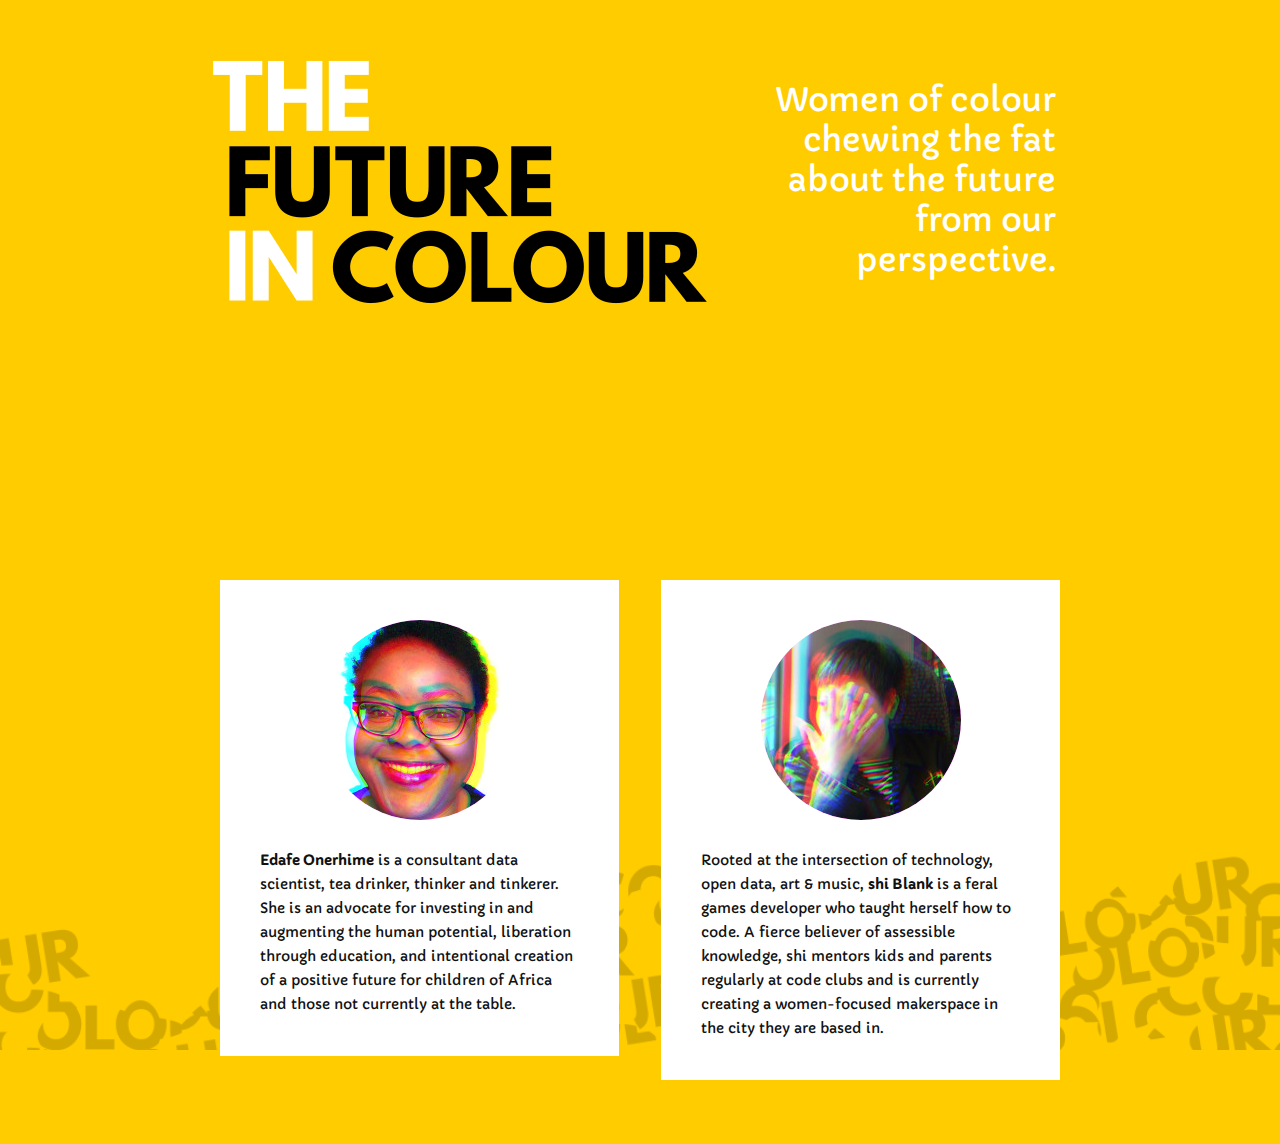
<file: docs/index.html>
<html>
<head><title>THE FUTURE IN COLOUR</title>
<meta name="theme-color" content="#2a3133">
<link href="https://fonts.googleapis.com/css?family=Krona+One" rel="stylesheet">
<link href="https://fonts.googleapis.com/css?family=Capriola" rel="stylesheet">
<link rel="icon" type="image/png" href="favicon16.png" sizes="16x16">  
<link rel="icon" type="image/png" href="favicon32.png" sizes="32x32">  
<link rel="icon" type="image/png" href="favicon96.png" sizes="96x96">  
<style>

/*

	Variables:
	
	------------------------------------------------------------------
	Basic colours for background and fonts
	------------------------------------------------------------------
	
	base 			- White				
	base_back 		- Warm yellow		
	base_back_alt 	- Brinjal		
	base_font 		- Off black			

*/

:root {
  --base:#fff;
  --base_back:#ffcc00;
  --base_back_alt:#7200e4;
  --base_font:#111;
}

/*

	Reset & base css
	
	body	|	100vh - Avoid the IE 10-11 `min-height` bug.

*/

*{box-sizing:border-box; -webkit-box-sizing:border-box; -moz-box-sizing:border-box; -o-box-sizing:border-box; -ms-box-sizing:border-box;}

html,body,div,span,applet,object,iframe,h1,h2,h3,h4,h5,h6,p,blockquote,pre,a,abbr,acronym,address,big,cite,code,del,dfn,em,img,ins,kbd,q,s,samp,small,strike,strong,sub,sup,tt,var,b,u,i,center,dl,dt,dd,ol,ul,li,fieldset,form,label,legend,table,caption,tbody,tfoot,thead,tr,th,td,article,aside,canvas,details,embed,figure,figcaption,footer,header,hgroup,menu,nav,output,ruby,section,summary,time,mark,audio,video{border:0;font-size:100%;font:inherit;vertical-align:top;margin:0;padding:0}article,aside,details,figcaption,figure,footer,header,hgroup,menu,nav,section{display:block}body{line-height:1}ol,ul{list-style:none}blockquote,q{quotes:none}blockquote:before,blockquote:after,q:before,q:after{content:none}table{border-collapse:collapse;border-spacing:0}

a,img		{border:0; outline:none;}textarea:focus,input:focus{outline:0;}*:focus{outline:0;}
body, html	{-webkit-font-smoothing:antialiased; -moz-osx-font-smoothing:grayscale; min-width:100%; width:100%; height:100%; height:100vh; margin:0 auto;}
body		{min-height:100%; min-height:100vh;}


/*

	Main styles for the entire site
	
	a		|	Transition css animations

*/

body 	{background-color:var(--base_back); color:var(--base_font); display:flex; flex-direction:column; font-family:"Capriola",Arial,sans-serif; font-size:16px; line-height:24px; position:relative; padding-top:2em; scroll-behavior:smooth;}

a		{-webkit-transition:all .2s ease-in-out; -moz-transition:all .2s ease-in-out; -o-transition:all .2s ease-in-out; -ms-transition:all .2s ease-in-out; transition:all .2s ease-in-out;}

a 		{color:var(--base_font); text-decoration:none;}
a:hover {color:var(--base); cursor:pointer; background-color:var(--base_back);}
a img 	{border:none;}

.wrap		{margin:0 auto; width:960px; padding-bottom:4em;}
.logo_wrap	{padding-bottom:4em; position:relative;}
.logo_wrap p {color:#FFF; width:30%; font-size:2em; line-height:1.25em; position:absolute; right:2em; top:1.5em; text-align:right;}
.pod_wrap	{margin:0 auto; width:840px;}

.bio_wrap	{width:840px; margin:0 auto;}
.bio		{display:inline-block; vertical-align:top; width:47.5%; background-color:var(--base); padding:2.5em; margin-top:4em;}
.bio.one	{margin-right:5%;}
.bio_img	{text-align:center; display:block; width:200px; height:200px; border-radius:250px; margin:0 auto;}
.bio_text	{margin-top:2em; font-size:14px; line-height:24px;}
.bio_text a	{font-weight:bold; text-decoration:none;}

/*.footer		{background:url('.//data/pattern0.png'); position:absolute; bottom:-150px; left:0; background-size:cover; background-position:center; width:100%; height:400px; z-index:-1;}*/
.footer		{flex-shrink:0; padding:4em; background:url('.//data/pattern0.png') no-repeat center center; background-size:cover; margin-top:6em; position:absolute; bottom:-150px; left:0; width:100%; height:400px; z-index:-1;}


/*

	Special effects for bio images
	
	https://bennettfeely.com/image-effects/
	
*/

.bio_img.shi {
  background-image: url('.//data/shi.jpg');
  background-size: cover;
  background-position: center;
}

.bio_img.edafe {
  background-image: url('.//data/edafe.jpg');
  background-size: cover;
  background-position: center;
}

@supports (mix-blend-mode: multiply) {
  .bio_img {
    position: relative;
    overflow: hidden;
    background-color: magenta;
    background-blend-mode: screen;
  }
  .bio_img:before, .bio_img:after {
    display: block;
    content: "";
    position: absolute;
    top: 0;
    left: 0;
    right: 0;
    bottom: 0;
    background: inherit;
    mix-blend-mode: multiply;
    transform: scale(1.05);
  }
  .bio_img:before {
    background-color: yellow;
    background-blend-mode: screen;
    transform-origin: top left;
  }
  .bio_img:after {
    background-color: cyan;
    background-blend-mode: screen;
    transform-origin: bottom right;
  }
}



@media only screen and (-webkit-min-device-pixel-ratio: 1.5),
only screen and (-o-min-device-pixel-ratio: 3/2),
only screen and (min--moz-device-pixel-ratio: 1.5),
only screen and (min-device-pixel-ratio: 1.5) {

	body	{padding-top:4em; min-height:1px; max-height:999999px;}
	.footer	{bottom:0; height:450px;}

}

</style></head>
<body><div class="wrap">
	<div class="logo_wrap">
		<img src=".//data/logo600.png" width="600">
		<p>Women of colour chewing the fat about the future from our perspective.</p>
	</div>
	<div class="pod_wrap">
		<iframe width="100%" height="120" src="https://www.mixcloud.com/widget/iframe/?hide_cover=1&light=1&feed=%2Fthefutureincolour%2Fepisode-1-there-are-black-people-in-the-future%2F" frameborder="0" ></iframe>
	</div>
	<div class="bio_wrap">
		<div class="bio one">
			<div class="bio_img edafe"></div>
			<div class="bio_text">
				<a href="http://twitter.com/ekoner">Edafe Onerhime</a> is a consultant data scientist, tea drinker, thinker and tinkerer. She is an advocate for investing in and augmenting the human potential, liberation through education, and intentional creation of a positive future for children of Africa and those not currently at the table. 
			</div>
		</div><div class="bio">
			<div class="bio_img shi"></div>
			<div class="bio_text">
				Rooted at the intersection of technology, open data, art &amp; music, <a href="http://twitter.com/shi">shi Blank</a> is a feral games developer who taught herself how to code. A fierce believer of assessible knowledge, shi mentors kids and parents regularly at code clubs and is currently creating a women-focused makerspace in the city they are based in.
			</div>
		</div>
	</div>
</div><div class="footer"></div>
</body>
</html>
</file>
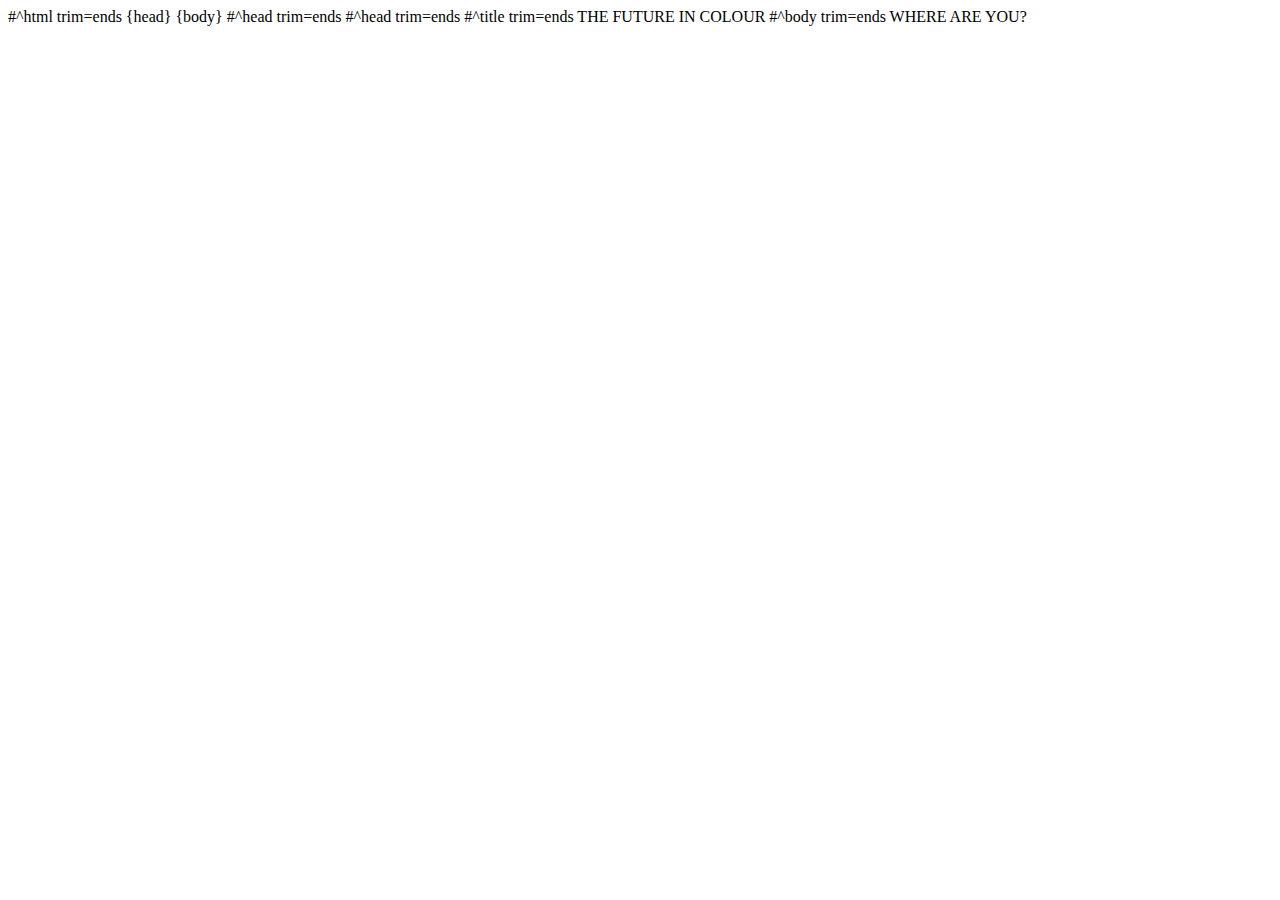
<file: plated/source/^.html>
#^html trim=ends
<html>
<head>{head}</head>
<body>{body}</body>
</html>


#^head trim=ends
<title>{title}</title>
<style>
{css}
</style>

#^head trim=ends
<title>{title}</title>
<meta name="theme-color" content="#2a3133">
<link href="https://fonts.googleapis.com/css?family=Krona+One" rel="stylesheet">
<link href="https://fonts.googleapis.com/css?family=Capriola" rel="stylesheet">
<link rel="icon" type="image/png" href="favicon16.png" sizes="16x16">  
<link rel="icon" type="image/png" href="favicon32.png" sizes="32x32">  
<link rel="icon" type="image/png" href="favicon96.png" sizes="96x96">  
<style>
{css}
</style>

#^title trim=ends
THE FUTURE IN COLOUR

#^body trim=ends
WHERE ARE YOU?
</file>
